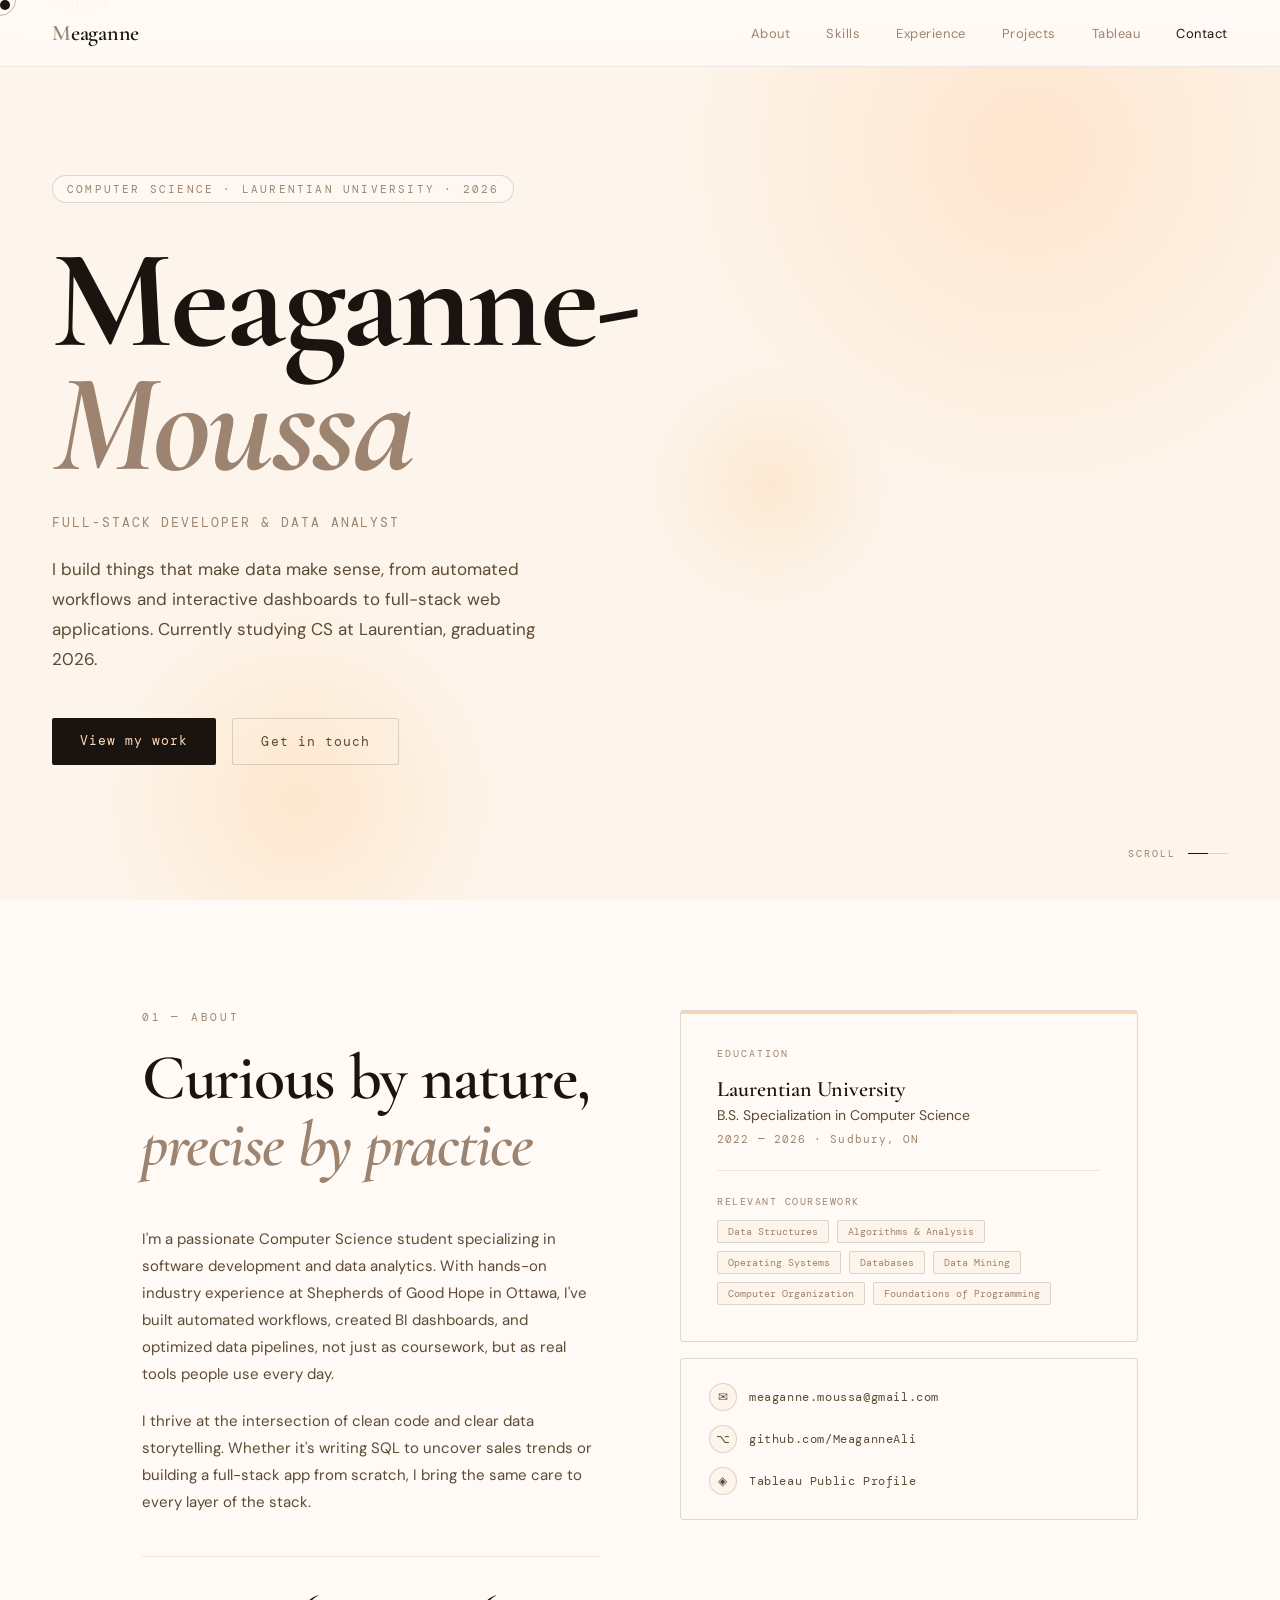
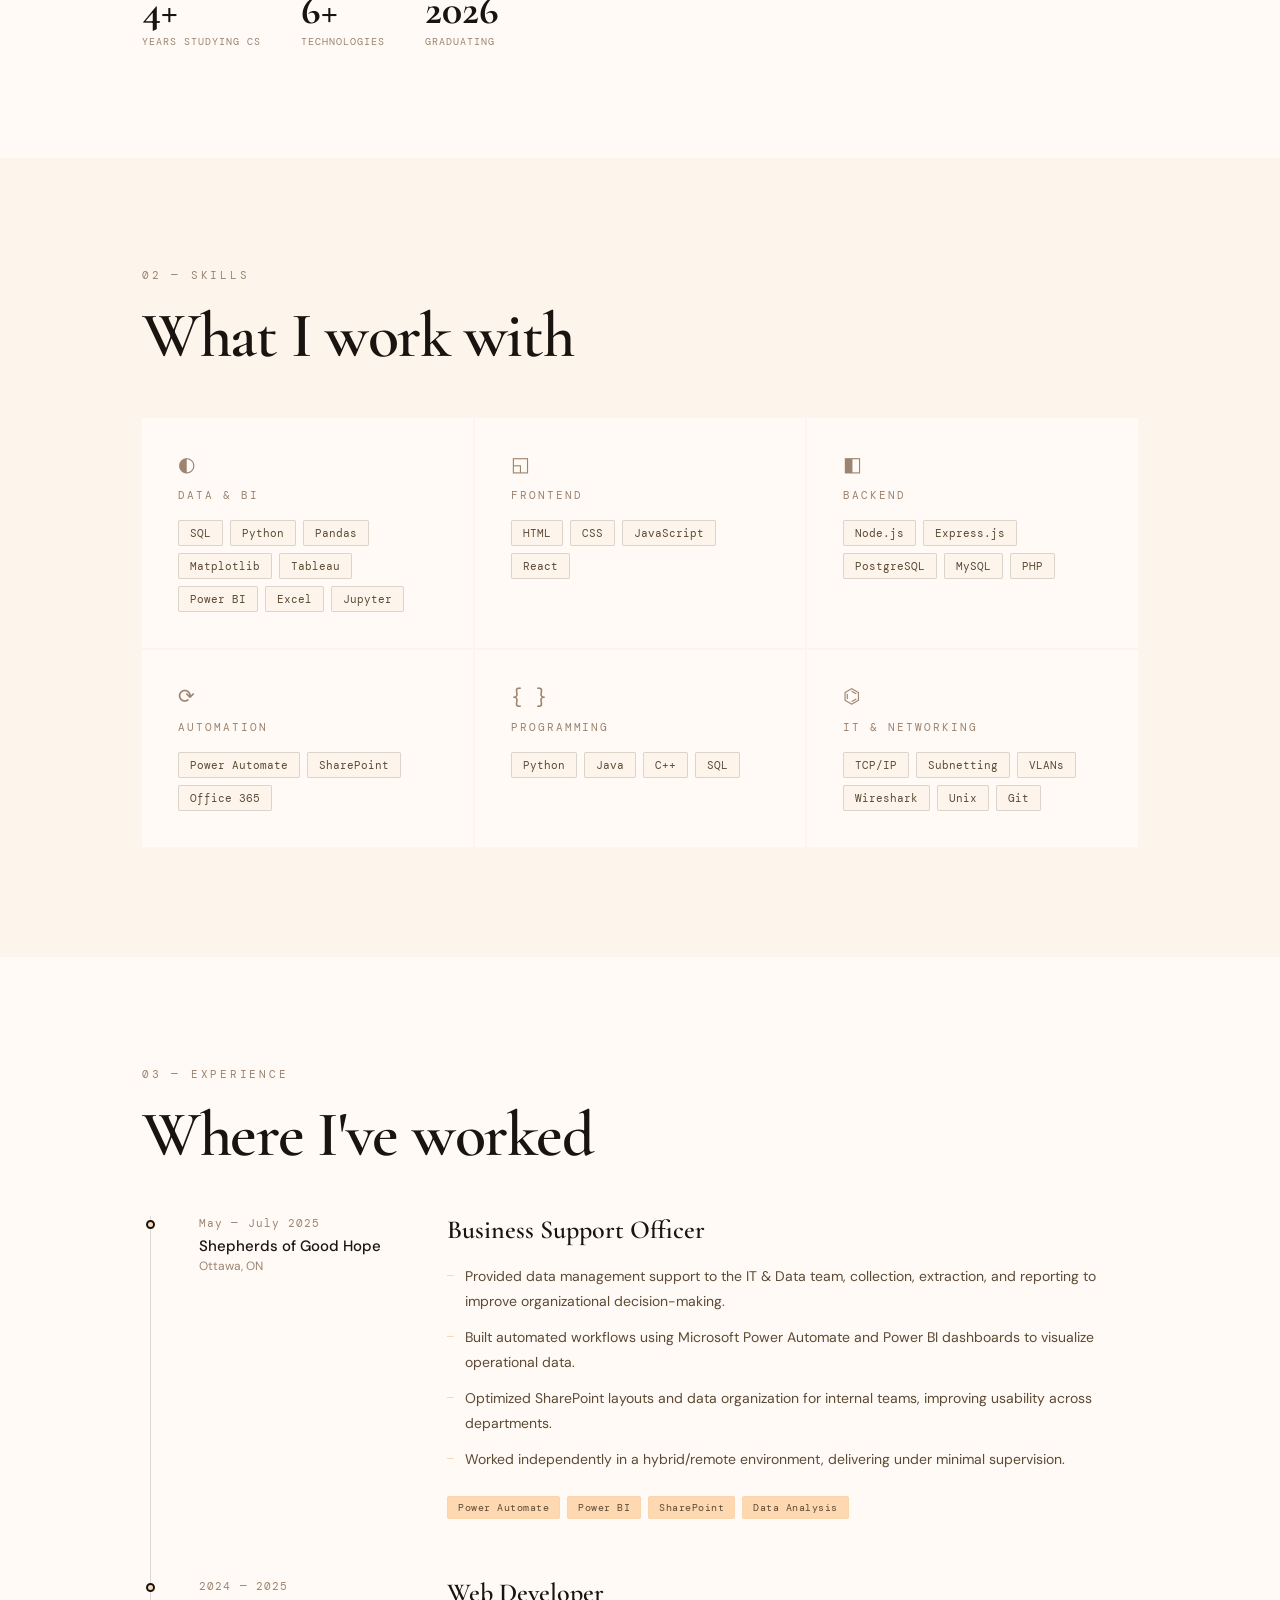
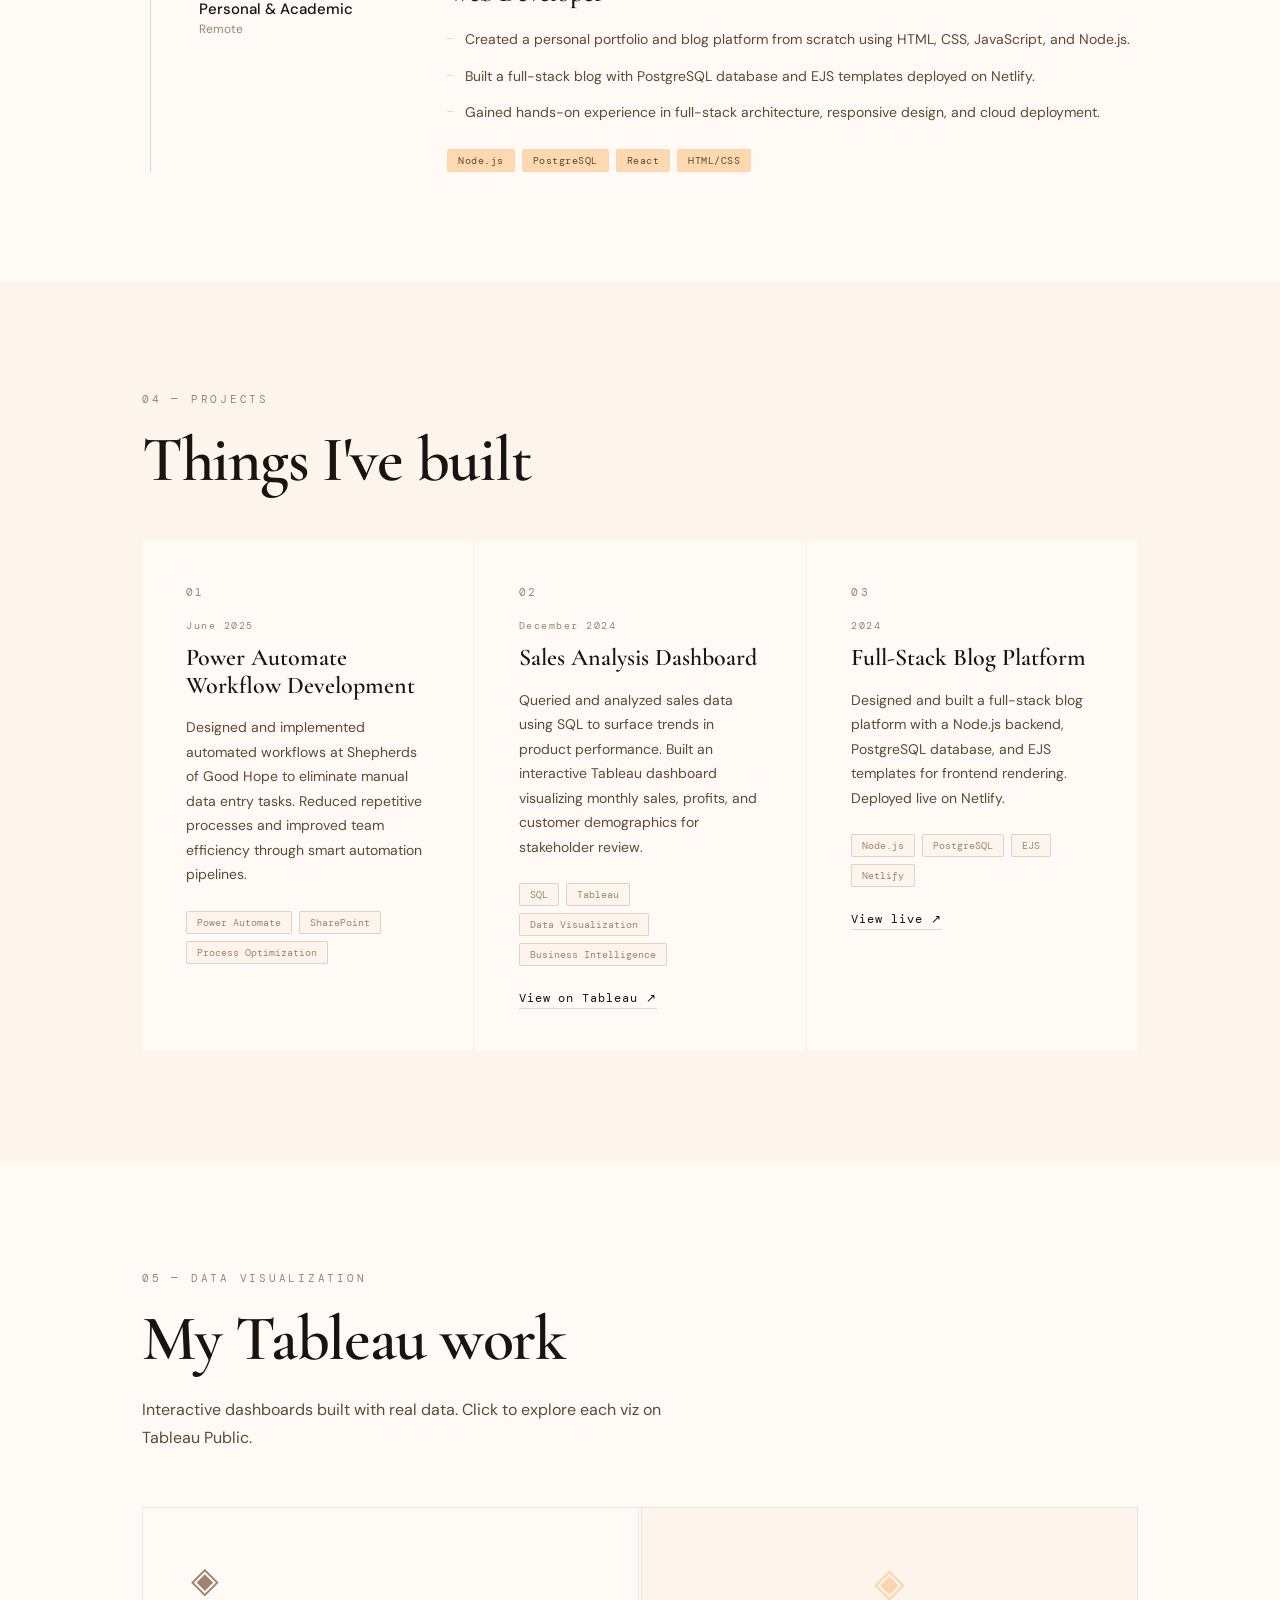
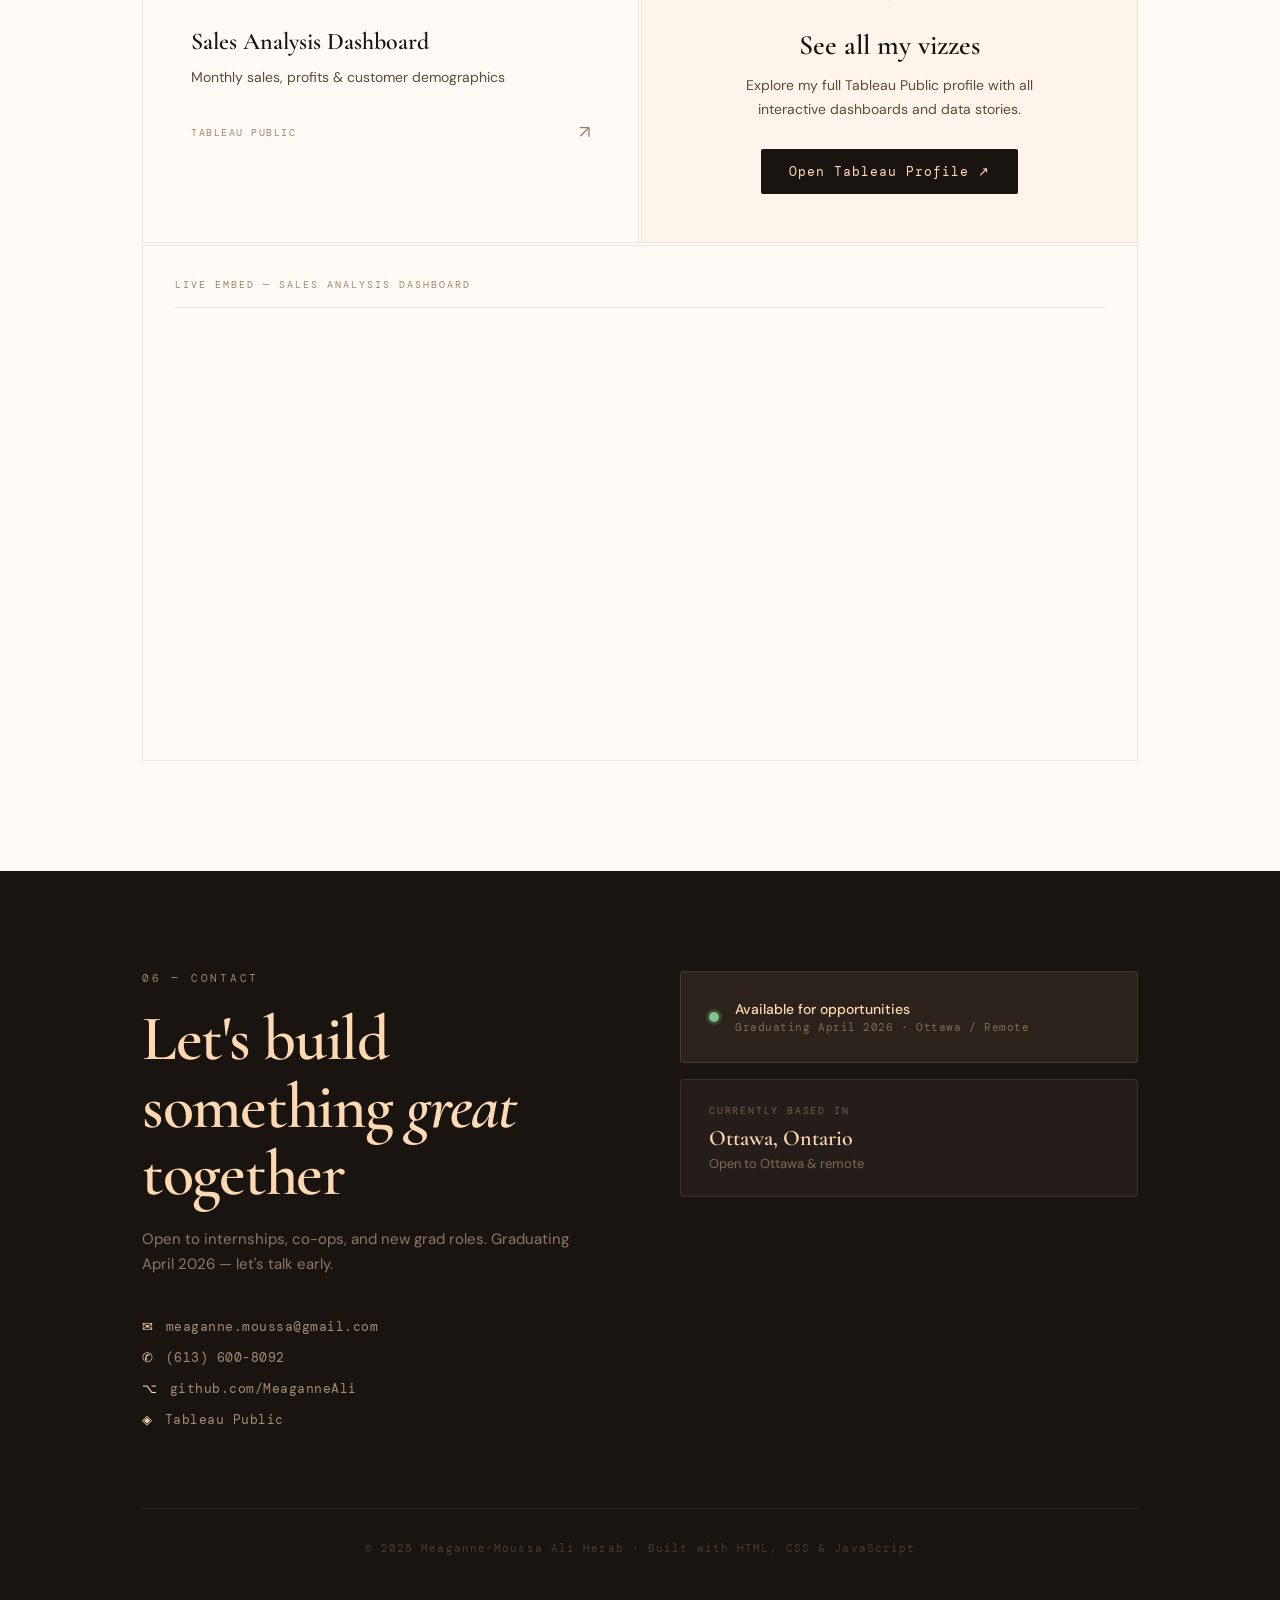
<file: files/index.html>
<!DOCTYPE html>
<html lang="en">
<head>
  <meta charset="UTF-8">
  <meta name="viewport" content="width=device-width, initial-scale=1.0">
  <meta name="description" content="Meaganne-Moussa Ali Herab — Computer Science Student, Data Analyst, Web Developer">
  <title>Meaganne-Moussa Ali Herab</title>
  <link rel="stylesheet" href="css/style.css">
  <link href="https://fonts.googleapis.com/css2?family=Cormorant+Garamond:ital,wght@0,400;0,600;0,700;1,400;1,600&family=DM+Sans:wght@300;400;500&family=DM+Mono:wght@300;400&display=swap" rel="stylesheet">
</head>
<body>


  <div class="cursor" id="cursor"></div>
  <div class="cursor-ring" id="cursorRing"></div>

  <!-- NAV -->
  <nav id="nav">
    <div class="nav-logo">
      <span class="logo-initials">M</span>eaganne
    </div>
    <div class="nav-links">
      <a href="#about">About</a>
      <a href="#skills">Skills</a>
      <a href="#experience">Experience</a>
      <a href="#projects">Projects</a>
      <a href="#tableau">Tableau</a>
      <a href="#contact">Contact</a>
    </div>
    <button class="nav-burger" id="burger" aria-label="Menu">
      <span></span><span></span><span></span>
    </button>
  </nav>

  <div class="mobile-menu" id="mobileMenu">
    <a href="#about" class="mobile-link">About</a>
    <a href="#skills" class="mobile-link">Skills</a>
    <a href="#experience" class="mobile-link">Experience</a>
    <a href="#projects" class="mobile-link">Projects</a>
    <a href="#tableau" class="mobile-link">Tableau</a>
    <a href="#contact" class="mobile-link">Contact</a>
  </div>

  <!-- HERO -->
  <section class="hero">
    <div class="hero-bg-circle c1"></div>
    <div class="hero-bg-circle c2"></div>
    <div class="hero-bg-circle c3"></div>

    <div class="hero-inner">
      <div class="hero-tag fade-up">Computer Science · Laurentian University · 2026</div>

      <h1 class="hero-name fade-up">
        <span class="name-line">Meaganne-</span>
        <span class="name-line italic">Moussa</span>
      </h1>

      <div class="hero-sub fade-up">
        Full-Stack Developer &amp; Data Analyst
      </div>

      <p class="hero-desc fade-up">
        I build things that make data make sense, from automated workflows and interactive dashboards to full-stack web applications. Currently studying CS at Laurentian, graduating 2026.
      </p>

      <div class="hero-actions fade-up">
        <a href="#projects" class="btn-primary">View my work</a>
        <a href="#contact" class="btn-ghost">Get in touch</a>
      </div>
    </div>

    <div class="hero-scroll">
      <span>scroll</span>
      <div class="scroll-track"><div class="scroll-thumb"></div></div>
    </div>
  </section>

  <!-- ABOUT -->
  <section id="about" class="section-about">
    <div class="container">
      <div class="about-grid">
        <div class="about-text fade-up">
          <div class="eyebrow">01 — About</div>
          <h2 class="section-title">Curious by nature,<br><em>precise by practice</em></h2>
          <p>I'm a passionate Computer Science student specializing in software development and data analytics. With hands-on industry experience at Shepherds of Good Hope in Ottawa, I've built automated workflows, created BI dashboards, and optimized data pipelines, not just as coursework, but as real tools people use every day.</p>
          <p>I thrive at the intersection of clean code and clear data storytelling. Whether it's writing SQL to uncover sales trends or building a full-stack app from scratch, I bring the same care to every layer of the stack.</p>
          <div class="about-stats">
            <div class="stat">
              <div class="stat-num">4+</div>
              <div class="stat-label">Years studying CS</div>
            </div>
            <div class="stat">
              <div class="stat-num">6+</div>
              <div class="stat-label">Technologies</div>
            </div>
            <div class="stat">
              <div class="stat-num">2026</div>
              <div class="stat-label">Graduating</div>
            </div>
          </div>
        </div>

        <div class="about-right fade-up">
          <div class="edu-card">
            <div class="edu-badge">Education</div>
            <div class="edu-uni">Laurentian University</div>
            <div class="edu-degree">B.S. Specialization in Computer Science</div>
            <div class="edu-year">2022 — 2026 · Sudbury, ON</div>
            <div class="divider"></div>
            <div class="edu-courses-label">Relevant coursework</div>
            <div class="courses">
              <span class="course-tag">Data Structures</span>
              <span class="course-tag">Algorithms & Analysis</span>
              <span class="course-tag">Operating Systems</span>
              <span class="course-tag">Databases</span>
              <span class="course-tag">Data Mining</span>
              <span class="course-tag">Computer Organization</span>
              <span class="course-tag">Foundations of Programming</span>
            </div>
          </div>

          <div class="contact-card">
            <a href="mailto:meaganne.moussa@gmail.com">
              <span class="cc-icon">✉</span>
              meaganne.moussa@gmail.com
            </a>
            <a href="https://github.com/MeaganneAli" target="_blank" rel="noopener">
              <span class="cc-icon">⌥</span>
              github.com/MeaganneAli
            </a>
            <a href="https://public.tableau.com/app/profile/meaganne.ali/vizzes" target="_blank" rel="noopener">
              <span class="cc-icon">◈</span>
              Tableau Public Profile
            </a>
          </div>
        </div>
      </div>
    </div>
  </section>

  <!-- SKILLS -->
  <section id="skills" class="section-alt">
    <div class="container">
      <div class="eyebrow fade-up">02 — Skills</div>
      <h2 class="section-title fade-up">What I work with</h2>
      <div class="skills-grid">
        <div class="skill-block fade-up">
          <div class="skill-icon">◐</div>
          <div class="skill-cat">Data & BI</div>
          <div class="skill-pills">
            <span>SQL</span><span>Python</span><span>Pandas</span>
            <span>Matplotlib</span><span>Tableau</span><span>Power BI</span>
            <span>Excel</span><span>Jupyter</span>
          </div>
        </div>
        <div class="skill-block fade-up">
          <div class="skill-icon">◱</div>
          <div class="skill-cat">Frontend</div>
          <div class="skill-pills">
            <span>HTML</span><span>CSS</span><span>JavaScript</span><span>React</span>
          </div>
        </div>
        <div class="skill-block fade-up">
          <div class="skill-icon">◧</div>
          <div class="skill-cat">Backend</div>
          <div class="skill-pills">
            <span>Node.js</span><span>Express.js</span>
            <span>PostgreSQL</span><span>MySQL</span><span>PHP</span>
          </div>
        </div>
        <div class="skill-block fade-up">
          <div class="skill-icon">⟳</div>
          <div class="skill-cat">Automation</div>
          <div class="skill-pills">
            <span>Power Automate</span><span>SharePoint</span><span>Office 365</span>
          </div>
        </div>
        <div class="skill-block fade-up">
          <div class="skill-icon">{ }</div>
          <div class="skill-cat">Programming</div>
          <div class="skill-pills">
            <span>Python</span><span>Java</span><span>C++</span><span>SQL</span>
          </div>
        </div>
        <div class="skill-block fade-up">
          <div class="skill-icon">⌬</div>
          <div class="skill-cat">IT & Networking</div>
          <div class="skill-pills">
            <span>TCP/IP</span><span>Subnetting</span><span>VLANs</span>
            <span>Wireshark</span><span>Unix</span><span>Git</span>
          </div>
        </div>
      </div>
    </div>
  </section>

  <!-- EXPERIENCE -->
  <section id="experience">
    <div class="container">
      <div class="eyebrow fade-up">03 — Experience</div>
      <h2 class="section-title fade-up">Where I've worked</h2>

      <div class="timeline">
        <div class="timeline-item fade-up">
          <div class="timeline-dot"></div>
          <div class="timeline-meta">
            <div class="tl-date">May — July 2025</div>
            <div class="tl-company">Shepherds of Good Hope</div>
            <div class="tl-location">Ottawa, ON</div>
          </div>
          <div class="timeline-body">
            <div class="tl-role">Business Support Officer</div>
            <ul class="tl-bullets">
              <li>Provided data management support to the IT & Data team, collection, extraction, and reporting to improve organizational decision-making.</li>
              <li>Built automated workflows using Microsoft Power Automate and Power BI dashboards to visualize operational data.</li>
              <li>Optimized SharePoint layouts and data organization for internal teams, improving usability across departments.</li>
              <li>Worked independently in a hybrid/remote environment, delivering under minimal supervision.</li>
            </ul>
            <div class="tl-tags">
              <span>Power Automate</span><span>Power BI</span><span>SharePoint</span><span>Data Analysis</span>
            </div>
          </div>
        </div>

        <div class="timeline-item fade-up">
          <div class="timeline-dot"></div>
          <div class="timeline-meta">
            <div class="tl-date">2024 — 2025</div>
            <div class="tl-company">Personal & Academic</div>
            <div class="tl-location">Remote</div>
          </div>
          <div class="timeline-body">
            <div class="tl-role">Web Developer</div>
            <ul class="tl-bullets">
              <li>Created a personal portfolio and blog platform from scratch using HTML, CSS, JavaScript, and Node.js.</li>
              <li>Built a full-stack blog with PostgreSQL database and EJS templates deployed on Netlify.</li>
              <li>Gained hands-on experience in full-stack architecture, responsive design, and cloud deployment.</li>
            </ul>
            <div class="tl-tags">
              <span>Node.js</span><span>PostgreSQL</span><span>React</span><span>HTML/CSS</span>
            </div>
          </div>
        </div>
      </div>
    </div>
  </section>

  <!-- PROJECTS -->
  <section id="projects" class="section-alt">
    <div class="container">
      <div class="eyebrow fade-up">04 — Projects</div>
      <h2 class="section-title fade-up">Things I've built</h2>
      <div class="projects-grid">

        <div class="project-card fade-up">
          <div class="project-num">01</div>
          <div class="project-content">
            <div class="project-date">June 2025</div>
            <h3 class="project-name">Power Automate Workflow Development</h3>
            <p class="project-desc">Designed and implemented automated workflows at Shepherds of Good Hope to eliminate manual data entry tasks. Reduced repetitive processes and improved team efficiency through smart automation pipelines.</p>
            <div class="project-tags">
              <span>Power Automate</span><span>SharePoint</span><span>Process Optimization</span>
            </div>
          </div>
        </div>

        <div class="project-card fade-up">
          <div class="project-num">02</div>
          <div class="project-content">
            <div class="project-date">December 2024</div>
            <h3 class="project-name">Sales Analysis Dashboard</h3>
            <p class="project-desc">Queried and analyzed sales data using SQL to surface trends in product performance. Built an interactive Tableau dashboard visualizing monthly sales, profits, and customer demographics for stakeholder review.</p>
            <div class="project-tags">
              <span>SQL</span><span>Tableau</span><span>Data Visualization</span><span>Business Intelligence</span>
            </div>
            <a href="https://public.tableau.com/app/profile/meaganne.ali/vizzes" target="_blank" rel="noopener" class="project-link">View on Tableau ↗</a>
          </div>
        </div>

        <div class="project-card fade-up">
          <div class="project-num">03</div>
          <div class="project-content">
            <div class="project-date">2024</div>
            <h3 class="project-name">Full-Stack Blog Platform</h3>
            <p class="project-desc">Designed and built a full-stack blog platform with a Node.js backend, PostgreSQL database, and EJS templates for frontend rendering. Deployed live on Netlify.</p>
            <div class="project-tags">
              <span>Node.js</span><span>PostgreSQL</span><span>EJS</span><span>Netlify</span>
            </div>
            <a href="https://helpful-moonbeam-049c3c.netlify.app" target="_blank" rel="noopener" class="project-link">View live ↗</a>
          </div>
        </div>

      </div>
    </div>
  </section>

  <!-- TABLEAU -->
  <section id="tableau">
    <div class="container">
      <div class="eyebrow fade-up">05 — Data Visualization</div>
      <h2 class="section-title fade-up">My Tableau work</h2>
      <p class="section-intro fade-up">Interactive dashboards built with real data. Click to explore each viz on Tableau Public.</p>

      <div class="tableau-grid fade-up">
        <div class="tableau-card" onclick="window.open('https://public.tableau.com/app/profile/meaganne.ali/vizzes','_blank')">
          <div class="tableau-preview">
            <div class="tableau-icon">◈</div>
            <div class="tableau-viz-name">Sales Analysis Dashboard</div>
            <div class="tableau-viz-desc">Monthly sales, profits & customer demographics</div>
          </div>
          <div class="tableau-footer">
            <span class="tableau-tag">Tableau Public</span>
            <span class="tableau-arrow">↗</span>
          </div>
        </div>

        <div class="tableau-embed-cta fade-up">
          <div class="cta-inner">
            <div class="cta-icon">◈</div>
            <h3>See all my vizzes</h3>
            <p>Explore my full Tableau Public profile with all interactive dashboards and data stories.</p>
            <a href="https://public.tableau.com/app/profile/meaganne.ali/vizzes" target="_blank" rel="noopener" class="btn-primary">Open Tableau Profile ↗</a>
          </div>
        </div>
      </div>

      <!-- Tableau embed -->
      <div class="tableau-embed-wrapper fade-up">
        <div class="embed-label">Live embed — Sales Analysis Dashboard</div>
        <div class="tableauPlaceholder" id="viz1" style="position:relative">
          <noscript>
            <a href="https://public.tableau.com/app/profile/meaganne.ali/vizzes">
              <img alt="Sales Dashboard" src="https://public.tableau.com/static/images/Sa/SalesAnalysisDashboard_17347406649370/Dashboard1/1_rss.png" style="border:none"/>
            </a>
          </noscript>
          <object class="tableauViz" style="display:none;">
            <param name="host_url" value="https%3A%2F%2Fpublic.tableau.com%2F"/>
            <param name="embed_code_version" value="3"/>
            <param name="site_root" value=""/>
            <param name="name" value="<div class='tableauPlaceholder' id='viz1774208607813' style='position: relative'><noscript><a href='#'><img alt='King County House Sales ' src='https:&#47;&#47;public.tableau.com&#47;static&#47;images&#47;Ho&#47;HouseSales_17413956664920&#47;KingCountyHouseSales&#47;1_rss.png' style='border: none' /></a></noscript><object class='tableauViz'  style='display:none;'><param name='host_url' value='https%3A%2F%2Fpublic.tableau.com%2F' /> <param name='embed_code_version' value='3' /> <param name='site_root' value='' /><param name='name' value='HouseSales_17413956664920&#47;KingCountyHouseSales' /><param name='tabs' value='no' /><param name='toolbar' value='yes' /><param name='static_image' value='https:&#47;&#47;public.tableau.com&#47;static&#47;images&#47;Ho&#47;HouseSales_17413956664920&#47;KingCountyHouseSales&#47;1.png' /> <param name='animate_transition' value='yes' /><param name='display_static_image' value='yes' /><param name='display_spinner' value='yes' /><param name='display_overlay' value='yes' /><param name='display_count' value='yes' /><param name='language' value='en-US' /></object></div>                <script type='text/javascript'>                    var divElement = document.getElementById('viz1774208607813');                    var vizElement = divElement.getElementsByTagName('object')[0];                    if ( divElement.offsetWidth > 800 ) { vizElement.style.width='1366px';vizElement.style.height='795px';} else if ( divElement.offsetWidth > 500 ) { vizElement.style.width='1366px';vizElement.style.height='795px';} else { vizElement.style.width='100%';vizElement.style.height='1927px';}                     var scriptElement = document.createElement('script');                    scriptElement.src = 'https://public.tableau.com/javascripts/api/viz_v1.js';                    vizElement.parentNode.insertBefore(scriptElement, vizElement);                </script>"/>
            <param name="tabs" value="no"/>
            <param name="toolbar" value="yes"/>
            <param name="static_image" value="https://public.tableau.com/static/images/Sa/SalesAnalysisDashboard_17347406649370/Dashboard1/1.png"/>
            <param name="animate_transition" value="yes"/>
            <param name="display_static_image" value="yes"/>
            <param name="display_spinner" value="yes"/>
            <param name="display_overlay" value="yes"/>
            <param name="display_count" value="yes"/>
            <param name="language" value="en-US"/>
          </object>
        </div>
      </div>

    </div>
  </section>

  <!-- CONTACT -->
  <footer id="contact">
    <div class="container">
      <div class="contact-grid">
        <div class="contact-left fade-up">
          <div class="eyebrow">06 — Contact</div>
          <h2 class="footer-title">Let's build something <em>great</em> together</h2>
          <p class="footer-desc">Open to internships, co-ops, and new grad roles. Graduating April 2026 — let's talk early.</p>
          <div class="footer-links">
            <a href="mailto:meaganne.moussa@gmail.com">
              <span>✉</span> meaganne.moussa@gmail.com
            </a>
            <a href="tel:6136008092">
              <span>✆</span> (613) 600-8092
            </a>
            <a href="https://github.com/MeaganneAli" target="_blank" rel="noopener">
              <span>⌥</span> github.com/MeaganneAli
            </a>
            <a href="https://public.tableau.com/app/profile/meaganne.ali/vizzes" target="_blank" rel="noopener">
              <span>◈</span> Tableau Public
            </a>
          </div>
        </div>
        <div class="contact-right fade-up">
          <div class="avail-card">
            <div class="avail-dot"></div>
            <div class="avail-text">
              <div class="avail-status">Available for opportunities</div>
              <div class="avail-detail">Graduating April 2026 · Ottawa / Remote</div>
            </div>
          </div>
          <div class="location-card">
            <div class="loc-label">Currently based in</div>
            <div class="loc-city">Ottawa, Ontario</div>
            <div class="loc-open">Open to Ottawa & remote</div>
          </div>
        </div>
      </div>
      <div class="footer-copy">© 2025 Meaganne-Moussa Ali Herab · Built with HTML, CSS & JavaScript</div>
    </div>
  </footer>

  <script src="js/main.js"></script>
  <script type="text/javascript" src="https://public.tableau.com/javascripts/api/viz_v1.js"></script>
  <script>
    var divElement = document.getElementById('viz1');
    var vizElement = divElement.getElementsByTagName('object')[0];
    vizElement.style.width = '100%';
    vizElement.style.height = (divElement.offsetWidth * 0.6) + 'px';
    var scriptElement = document.createElement('script');
    scriptElement.src = 'https://public.tableau.com/javascripts/api/viz_v1.js';
    vizElement.parentNode.insertBefore(scriptElement, vizElement);
  </script>
</body>
</html>
</file>
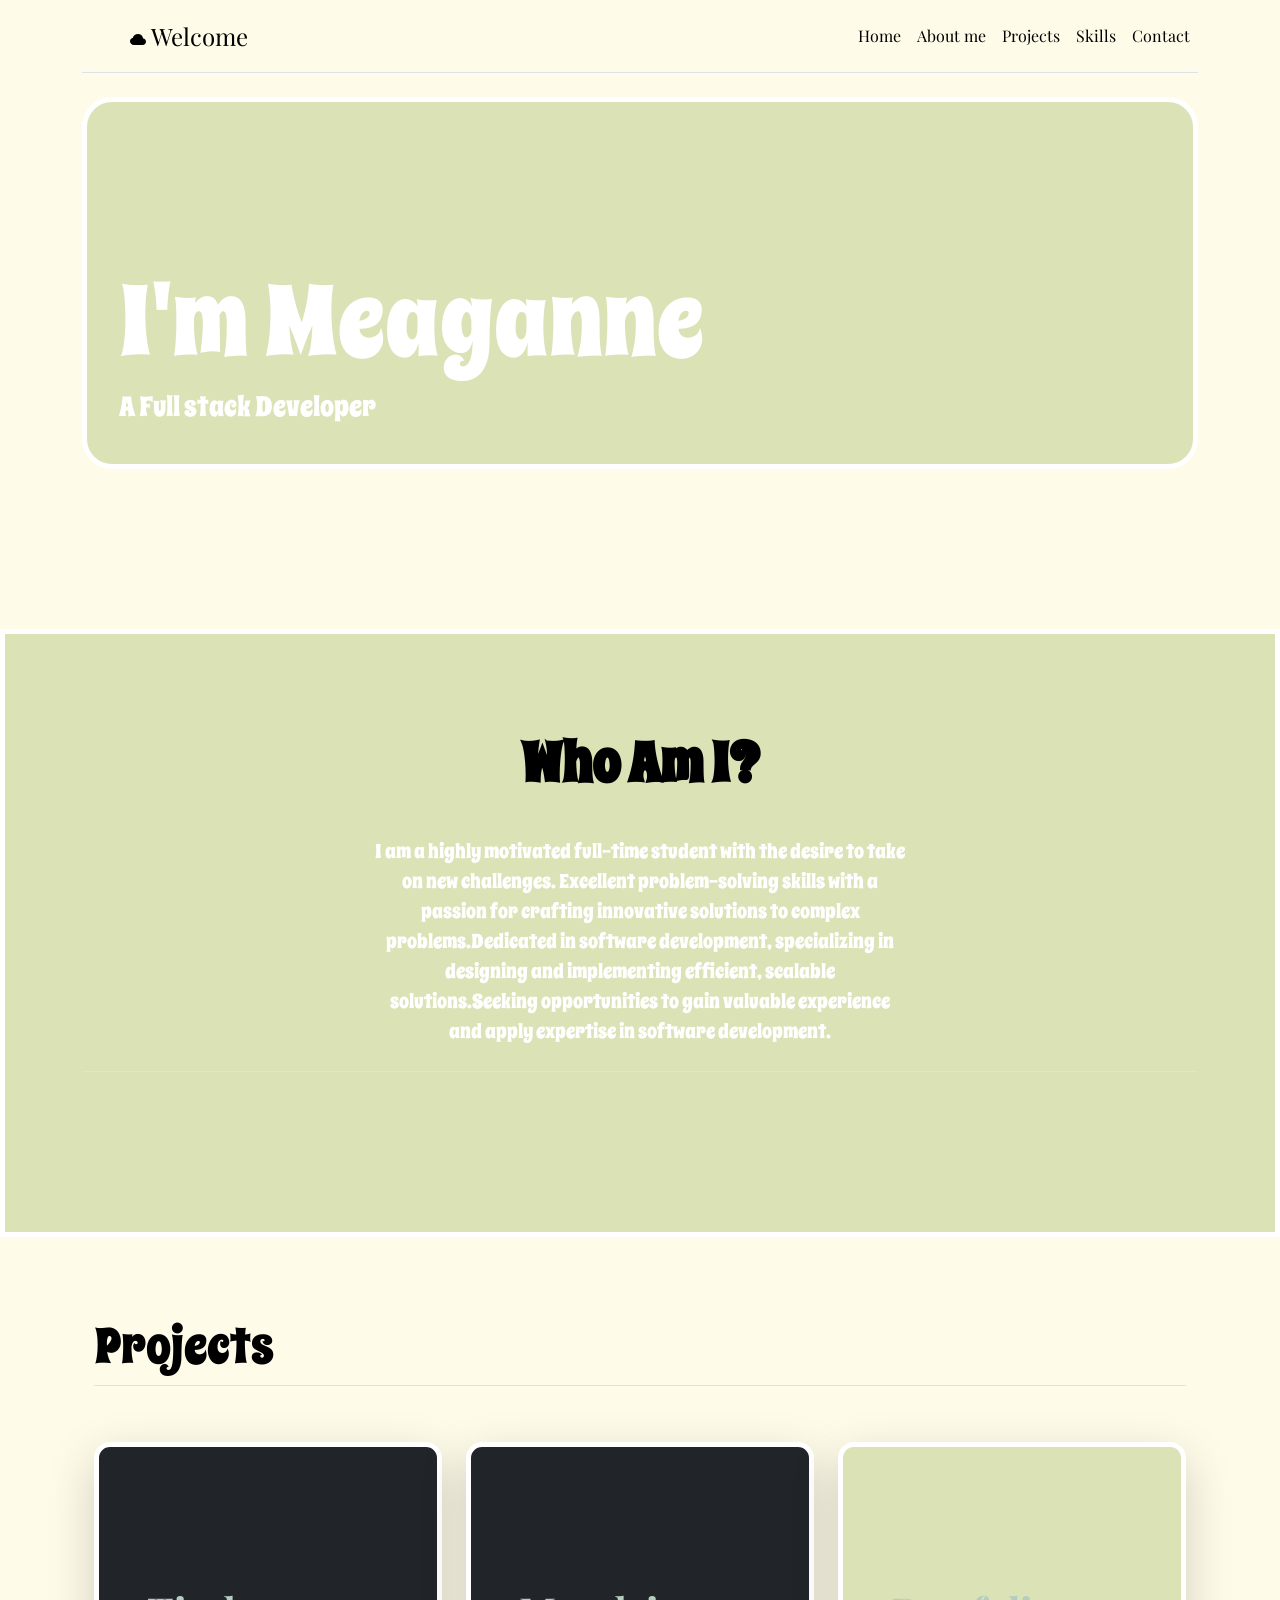
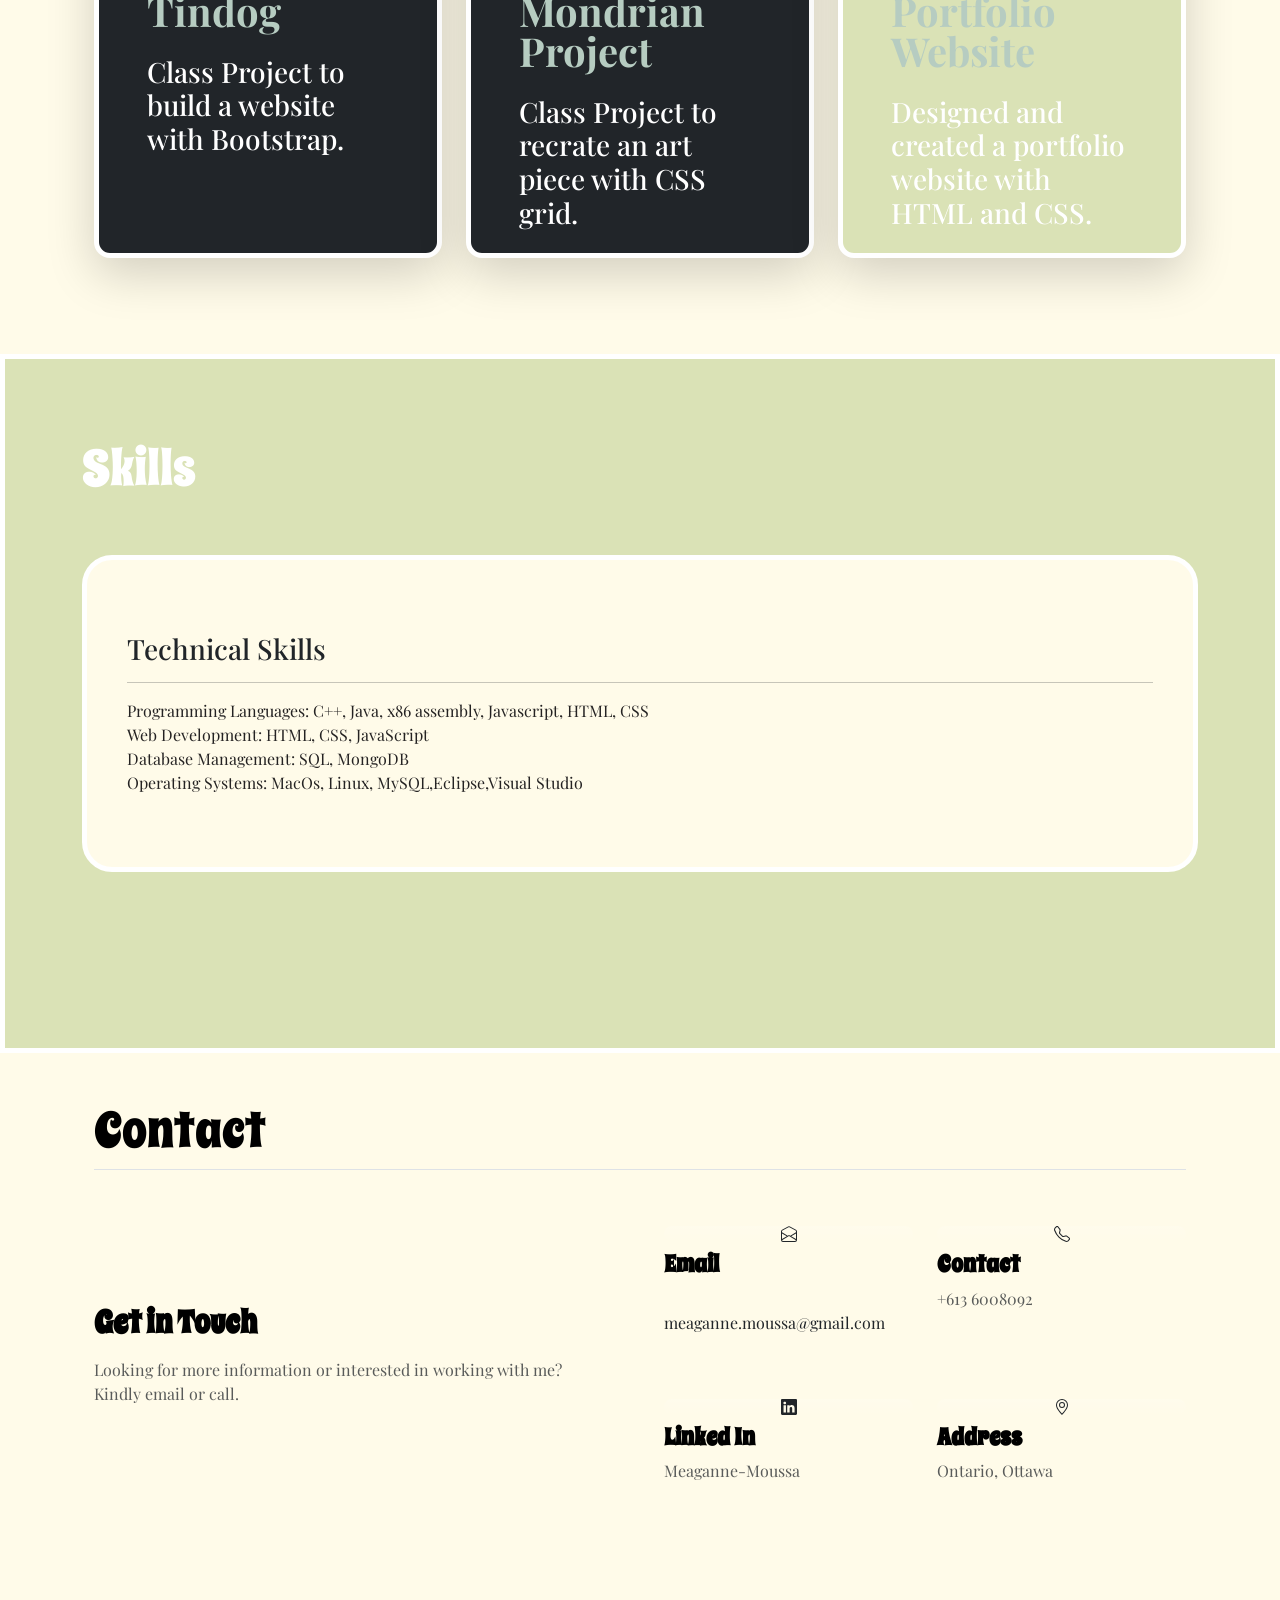
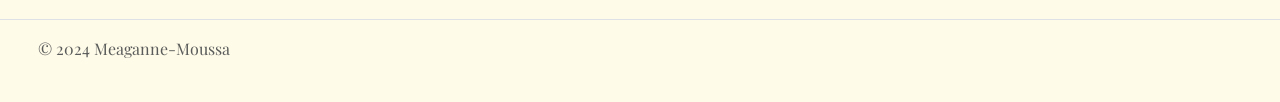
<file: newPortfolio.html>
<!DOCTYPE html>
<html lang="en">
<head>
    <meta charset="UTF-8">
    <meta name="viewport" content="width=device-width, initial-scale=1.0">
    <title>Portfolio</title>
    <link href="https://cdn.jsdelivr.net/npm/bootstrap@5.3.3/dist/css/bootstrap.min.css" rel="stylesheet" integrity="sha384-QWTKZyjpPEjISv5WaRU9OFeRpok6YctnYmDr5pNlyT2bRjXh0JMhjY6hW+ALEwIH" crossorigin="anonymous">
    <link rel="stylesheet" href="./portfoli.css">

    <link rel="preconnect" href="https://fonts.googleapis.com">
    <link rel="preconnect" href="https://fonts.gstatic.com" crossorigin>
    <link href="https://fonts.googleapis.com/css2?family=Playfair+Display:ital,wght@0,400..900;1,400..900&display=swap" rel="stylesheet">
    
    <link rel="preconnect" href="https://fonts.googleapis.com">
    <link rel="preconnect" href="https://fonts.gstatic.com" crossorigin>
    <link href="https://fonts.googleapis.com/css2?family=Playfair+Display:ital,wght@0,400..900;1,400..900&family=Rubik+Mono+One&family=Spicy+Rice&display=swap" rel="stylesheet">
    
</head>

<body>
    

    <section id="Home">
         <div class="container">
            <header class="d-flex flex-wrap align-items-center justify-content-center justify-content-md-between py-3 mb-4 border-bottom">
              <div class="col-md-3 mb-2 mb-md-0">
                <a href="" class="d-flex align-items-center mb-3 mb-md-0 me-md-auto link-body-emphasis text-decoration-none">
                    <svg class="bi me-2" width="40" height="32"><use xlink:href="#bootstrap"></use></svg>
                    <span class="fs-4"><svg xmlns="http://www.w3.org/2000/svg" width="16" height="16" fill="currentColor" class="bi bi-cloud-fill" viewBox="0 0 16 16">
                        <path d="M4.406 3.342A5.53 5.53 0 0 1 8 2c2.69 0 4.923 2 5.166 4.579C14.758 6.804 16 8.137 16 9.773 16 11.569 14.502 13 12.687 13H3.781C1.708 13 0 11.366 0 9.318c0-1.763 1.266-3.223 2.942-3.593.143-.863.698-1.723 1.464-2.383"/>
                      </svg> Welcome</span>
                  </a>
              </div>
        
              <ul class="nav col-12 col-md-auto mb-2 justify-content-center mb-md-0">
                <li><a href="#" class="nav-link px-2">Home</a></li>
                <li><a href="#About" class="nav-link px-2">About me</a></li>
                <li><a href="#Projects" class="nav-link px-2">Projects</a></li>
                <li><a href="#Skills" class="nav-link px-2">Skills</a></li>
                <li><a href="#Contact" class="nav-link px-2">Contact</a></li>
              </ul>
            </header>
           
          <div class="intro">
            <h1 class="name">I'm Meaganne</h1>
           <h3 class="mea">A Full stack Developer</h3>
       </div>
 
    </div>
       </section> 


       <section id="About">
<div class="container"> 
       <div class="px-4 pt-5 my-5 text-center border-bottom">
        <h1 class="display-4 fw-bold text-body-emphasis">Who Am I?</h1>
        <div class="col-lg-6 mx-auto">
          <p class="lead mb-4">I am a highly motivated full-time student with the desire to take on new challenges. Excellent problem-solving skills with a passion for crafting innovative solutions to complex problems.Dedicated in software development, specializing in designing and implementing efficient, scalable solutions.Seeking opportunities to gain valuable experience and apply expertise in software development.</p>
         
        </div>
        
      </div>
    </div>
       </section> 









       <section id="Projects">
        <div class="container px-4 py-5" id="custom-cards">
            <h2 class="pb-2 border-bottom">Projects</h2>
        
            <div class="row row-cols-1 row-cols-lg-3 align-items-stretch g-4 py-5">
              <div class="col">
                <div class="card card-cover h-100 overflow-hidden text-bg-dark rounded-4 shadow-lg" style="background-image: url('https://www.shutterstock.com/image-photo/sitting-puppy-crossbreed-dog-on-600nw-2004444692.jpg'); border:5px solid white;  
               " >
                  <div class="d-flex flex-column h-100 p-5 pb-3 text-white text-shadow-1">
                    <h3 class="pt-5 mt-5 mb-4 display-6 lh-1 fw-bold"><a href="https://meaganneali.github.io/tindog/solution.html"> Tindog</a></h3>
                    <h3 >Class Project to build a website with Bootstrap.</h3>

                
                  </div>
                </div>
              </div>
        


              <div class="col">
                <div class="card card-cover h-100 overflow-hidden text-bg-dark rounded-4 shadow-lg" style="background-image: url('https://lh3.googleusercontent.com/proxy/eGzHqR1Z8lx50VEKvqvwMrjrVvXy8EvE_veuKcJCTP5uGEF1A3XVtl3qf_PieSJVinMPAUP3fGOgfcPKWmjSo7O-MLEkJRc1xNQnQ4d0N803wwrjTNYu8HVIx9fTkssm6Q-2'); border:5px solid white;">
                  <div class="d-flex flex-column h-100 p-5 pb-3 text-white text-shadow-1">
                    <h3 class="pt-5 mt-5 mb-4 display-6 lh-1 fw-bold"><a href="https://meaganneali.github.io/Mondrian/Mondrian.html"> Mondrian Project</a></h3>
                    <h3  >Class Project to recrate an art piece with CSS grid.</h3>

            
                  </div>
                </div>
              </div>
        
              <div class="col">
                <div class="card card-cover h-100 overflow-hidden text-bg-dark rounded-4 shadow-lg" style="background-image: url('[data-uri]'); border:5px solid white;">
                  <div class="d-flex flex-column h-100 p-5 pb-3 text-shadow-1">
                    <h3 class="pt-5 mt-5 mb-4 display-6 lh-1 fw-bold"><a href="./newPortfolio.html"> Portfolio Website</a></h3>
                    <h3 >Designed and created a portfolio website with HTML and CSS.</h3>
                                       
                  </div>
                </div>
              </div>
            </div>
          </div>
       </section> 







       <section id="Skills">
        <div class="Skl"> 
            <div class="container ">
                <h2 class="skls">Skills</h2>
                <div class="skills-container">
                    <div class="skills-content">
                        <h3  >Technical Skills</h3>
                        <hr>
                        <ul class="list-group list-group-flush skills-list">
                            <li class="lgi">Programming Languages: C++, Java, x86 assembly, Javascript, HTML, CSS</li>
                            <li class="lgi">Web Development: HTML, CSS, JavaScript</li>
                             <li class="lgi">Database Management: SQL, MongoDB</li>
                            <li class="lgi">Operating Systems: MacOs, Linux, MySQL,Eclipse,Visual Studio</li>
                        </ul>
                    </div>
                </div>
            </div>
    
        </div>
           </section>





       <section id="Contact">
      <div class="container px-4 py-5">
    <h2 class="pb-2 border-bottom">Contact</h2>

    <div class="row row-cols-1 row-cols-md-2 align-items-md-center g-5 py-5">
      <div class="col d-flex flex-column align-items-start gap-2">
        <h2 class="fw-bold text-body-emphasis">Get in Touch  </h2>
        <p class="text-body-secondary">Looking for more information or interested in working with me?
           <br/> Kindly email or call. 
            
            </p>
       </div>

      <div class="col">
        <div class="row row-cols-1 row-cols-sm-2 g-4">
          <div class="col d-flex flex-column gap-2">
            <div class="feature-icon-small d-inline-flex align-items-center justify-content-center   bg-gradient fs-4 rounded-3">
                <svg xmlns="http://www.w3.org/2000/svg" width="16" height="16" fill="currentColor" class="bi bi-envelope-open" viewBox="0 0 16 16">
                    <path d="M8.47 1.318a1 1 0 0 0-.94 0l-6 3.2A1 1 0 0 0 1 5.4v.817l5.75 3.45L8 8.917l1.25.75L15 6.217V5.4a1 1 0 0 0-.53-.882zM15 7.383l-4.778 2.867L15 13.117zm-.035 6.88L8 10.082l-6.965 4.18A1 1 0 0 0 2 15h12a1 1 0 0 0 .965-.738ZM1 13.116l4.778-2.867L1 7.383v5.734ZM7.059.435a2 2 0 0 1 1.882 0l6 3.2A2 2 0 0 1 16 5.4V14a2 2 0 0 1-2 2H2a2 2 0 0 1-2-2V5.4a2 2 0 0 1 1.059-1.765z"/>
                  </svg> 
            </div>
            <h4 class="fw-semibold mb-0 text-body-emphasis">Email</h4>
            <p class="text-body-secondary"><address>meaganne.moussa@gmail.com            </address>

            </p>
          </div>

          <div class="col d-flex flex-column gap-2">
            <div class="feature-icon-small d-inline-flex align-items-center justify-content-center bg-gradient fs-4 rounded-3">
                <svg xmlns="http://www.w3.org/2000/svg" width="16" height="16" fill="currentColor" class="bi bi-telephone" viewBox="0 0 16 16">
                    <path d="M3.654 1.328a.678.678 0 0 0-1.015-.063L1.605 2.3c-.483.484-.661 1.169-.45 1.77a17.6 17.6 0 0 0 4.168 6.608 17.6 17.6 0 0 0 6.608 4.168c.601.211 1.286.033 1.77-.45l1.034-1.034a.678.678 0 0 0-.063-1.015l-2.307-1.794a.68.68 0 0 0-.58-.122l-2.19.547a1.75 1.75 0 0 1-1.657-.459L5.482 8.062a1.75 1.75 0 0 1-.46-1.657l.548-2.19a.68.68 0 0 0-.122-.58zM1.884.511a1.745 1.745 0 0 1 2.612.163L6.29 2.98c.329.423.445.974.315 1.494l-.547 2.19a.68.68 0 0 0 .178.643l2.457 2.457a.68.68 0 0 0 .644.178l2.189-.547a1.75 1.75 0 0 1 1.494.315l2.306 1.794c.829.645.905 1.87.163 2.611l-1.034 1.034c-.74.74-1.846 1.065-2.877.702a18.6 18.6 0 0 1-7.01-4.42 18.6 18.6 0 0 1-4.42-7.009c-.362-1.03-.037-2.137.703-2.877z"/>
                  </svg> 
            </div>
            <h4 class="fw-semibold mb-0 text-body-emphasis">Contact</h4>
            <p class="text-body-secondary">+613 6008092            </p>
          </div>

          <div class="col d-flex flex-column gap-2">
            <div class="feature-icon-small d-inline-flex align-items-center justify-content-center   bg-gradient fs-4 rounded-3">
                <svg xmlns="http://www.w3.org/2000/svg" width="16" height="16" fill="currentColor" class="bi bi-linkedin" viewBox="0 0 16 16">
                    <path d="M0 1.146C0 .513.526 0 1.175 0h13.65C15.474 0 16 .513 16 1.146v13.708c0 .633-.526 1.146-1.175 1.146H1.175C.526 16 0 15.487 0 14.854zm4.943 12.248V6.169H2.542v7.225zm-1.2-8.212c.837 0 1.358-.554 1.358-1.248-.015-.709-.52-1.248-1.342-1.248S2.4 3.226 2.4 3.934c0 .694.521 1.248 1.327 1.248zm4.908 8.212V9.359c0-.216.016-.432.08-.586.173-.431.568-.878 1.232-.878.869 0 1.216.662 1.216 1.634v3.865h2.401V9.25c0-2.22-1.184-3.252-2.764-3.252-1.274 0-1.845.7-2.165 1.193v.025h-.016l.016-.025V6.169h-2.4c.03.678 0 7.225 0 7.225z"/>
                  </svg> 
            </div>
            <h4 class="fw-semibold mb-0 text-body-emphasis">Linked In
            </h4>
            <p class="text-body-secondary">Meaganne-Moussa

            </p>
          </div>

          <div class="col d-flex flex-column gap-2">
            <div class="feature-icon-small d-inline-flex align-items-center justify-content-center  bg-gradient fs-4 rounded-3 ">
                <svg xmlns="http://www.w3.org/2000/svg" width="16" height="16" fill="currentColor" class="bi bi-geo-alt" viewBox="0 0 16 16">
                    <path d="M12.166 8.94c-.524 1.062-1.234 2.12-1.96 3.07A32 32 0 0 1 8 14.58a32 32 0 0 1-2.206-2.57c-.726-.95-1.436-2.008-1.96-3.07C3.304 7.867 3 6.862 3 6a5 5 0 0 1 10 0c0 .862-.305 1.867-.834 2.94M8 16s6-5.686 6-10A6 6 0 0 0 2 6c0 4.314 6 10 6 10"/>
                    <path d="M8 8a2 2 0 1 1 0-4 2 2 0 0 1 0 4m0 1a3 3 0 1 0 0-6 3 3 0 0 0 0 6"/>
                  </svg>  
            </div>
            <h4 class="fw-semibold mb-0 text-body-emphasis">Address            </h4>
            <p class="text-body-secondary">Ontario, Ottawa

            </p>
          </div>
        </div>
      </div>
    </div>
  </div>
       </section> 

       <section id="Footer">
        <footer class="d-flex flex-wrap justify-content-between align-items-center py-3 my-4 border-top">
            <div class="col-md-4 d-flex align-items-center">
              <a href="/" class="mb-3 me-2 mb-md-0 text-body-secondary text-decoration-none lh-1">
                <svg class="bi" width="30" height="24"><use xlink:href="#bootstrap"></use></svg>
              </a>
              <span class="mb-3 mb-md-0 text-body-secondary">© 2024 Meaganne-Moussa</span>
            </div>
        
            <ul class="nav col-md-4 justify-content-end list-unstyled d-flex">
              <li class="ms-3"><a class="text-body-secondary" href="#"><svg class="bi" width="24" height="24"><use xlink:href="#twitter"></use></svg></a></li>
              <li class="ms-3"><a class="text-body-secondary" href="#"><svg class="bi" width="24" height="24"><use xlink:href="#instagram"></use></svg></a></li>
              <li class="ms-3"><a class="text-body-secondary" href="#"><svg class="bi" width="24" height="24"><use xlink:href="#facebook"></use></svg></a></li>
            </ul>
          </footer>
       </section> 






















</body>
</html>
</file>
<file: files/css/style.css>
/* =====================
   ROOT & RESET
   ===================== */
*, *::before, *::after {
  box-sizing: border-box;
  margin: 0;
  padding: 0;
}

:root {
  --peach1:   #FED8B1;
  --peach2:   #FFDAB9;
  --peach3:   #FBD5AB;
  --dark:     #1a1410;
  --dark2:    #251e17;
  --dark3:    #2e2519;
  --text:     #1a1410;
  --text-mid: #5c4a35;
  --text-muted: #9c8470;
  --white:    #fffaf5;
  --cream:    #fdf5eb;
  --line:     rgba(26,20,16,0.08);
  --line-dark: rgba(26,20,16,0.15);

  --font-display: 'Cormorant Garamond', Georgia, serif;
  --font-body:    'DM Sans', sans-serif;
  --font-mono:    'DM Mono', monospace;
}

html { scroll-behavior: smooth; }

body {
  background: var(--white);
  color: var(--text);
  font-family: var(--font-body);
  overflow-x: hidden;
  cursor: none;
}

/* =====================
   CURSOR
   ===================== */
.cursor {
  width: 10px; height: 10px;
  background: var(--dark);
  border-radius: 50%;
  position: fixed;
  top: 0; left: 0;
  pointer-events: none;
  z-index: 9999;
  mix-blend-mode: multiply;
  transition: width 0.2s, height 0.2s;
}
.cursor-ring {
  width: 32px; height: 32px;
  border: 1.5px solid var(--dark);
  border-radius: 50%;
  position: fixed;
  top: 0; left: 0;
  pointer-events: none;
  z-index: 9998;
  opacity: 0.3;
  mix-blend-mode: multiply;
}

/* =====================
   NAV
   ===================== */
nav {
  position: fixed;
  top: 0; left: 0; right: 0;
  z-index: 100;
  display: flex;
  justify-content: space-between;
  align-items: center;
  padding: 20px 52px;
  background: rgba(255,250,245,0.9);
  backdrop-filter: blur(16px);
  border-bottom: 1px solid var(--line);
  transition: box-shadow 0.3s;
}

nav.scrolled {
  box-shadow: 0 2px 32px rgba(26,20,16,0.07);
}

.nav-logo {
  font-family: var(--font-display);
  font-size: 22px;
  font-weight: 600;
  color: var(--dark);
  letter-spacing: -0.01em;
}

.logo-initials {
  color: var(--text-muted);
}

.nav-links {
  display: flex;
  gap: 36px;
}

.nav-links a {
  font-size: 13px;
  letter-spacing: 0.04em;
  text-decoration: none;
  color: var(--text-muted);
  transition: color 0.2s;
  font-weight: 400;
}

.nav-links a:hover,
.nav-links a.active { color: var(--dark); }

.nav-burger {
  display: none;
  flex-direction: column;
  gap: 5px;
  background: none;
  border: none;
  cursor: pointer;
  padding: 4px;
}

.nav-burger span {
  display: block;
  width: 22px;
  height: 1.5px;
  background: var(--dark);
  transition: transform 0.3s, opacity 0.3s;
}

.nav-burger.open span:nth-child(1) { transform: translateY(6.5px) rotate(45deg); }
.nav-burger.open span:nth-child(2) { opacity: 0; }
.nav-burger.open span:nth-child(3) { transform: translateY(-6.5px) rotate(-45deg); }

.mobile-menu {
  position: fixed;
  top: 65px; left: 0; right: 0;
  background: rgba(255,250,245,0.98);
  backdrop-filter: blur(16px);
  border-bottom: 1px solid var(--line);
  display: flex;
  flex-direction: column;
  padding: 28px 52px;
  gap: 20px;
  z-index: 99;
  transform: translateY(-110%);
  transition: transform 0.4s ease;
}

.mobile-menu.open { transform: translateY(0); }

.mobile-link {
  font-size: 14px;
  letter-spacing: 0.04em;
  text-decoration: none;
  color: var(--text-muted);
  transition: color 0.2s;
}

.mobile-link:hover { color: var(--dark); }

/* =====================
   HERO
   ===================== */
.hero {
  min-height: 100vh;
  display: flex;
  align-items: center;
  padding: 140px 52px 100px;
  position: relative;
  overflow: hidden;
  background: var(--cream);
}

.hero-bg-circle {
  position: absolute;
  border-radius: 50%;
  pointer-events: none;
}

.c1 {
  width: 700px; height: 700px;
  background: radial-gradient(circle, var(--peach2) 0%, transparent 70%);
  top: -200px; right: -100px;
  opacity: 0.6;
}

.c2 {
  width: 400px; height: 400px;
  background: radial-gradient(circle, var(--peach1) 0%, transparent 70%);
  bottom: -100px; left: 100px;
  opacity: 0.5;
}

.c3 {
  width: 250px; height: 250px;
  background: radial-gradient(circle, var(--peach3) 0%, transparent 70%);
  top: 40%; right: 30%;
  opacity: 0.4;
}

.hero-inner {
  position: relative;
  z-index: 2;
  max-width: 800px;
}

.hero-tag {
  display: inline-block;
  font-family: var(--font-mono);
  font-size: 11px;
  letter-spacing: 0.2em;
  text-transform: uppercase;
  color: var(--text-muted);
  padding: 6px 14px;
  border: 1px solid var(--line-dark);
  border-radius: 100px;
  margin-bottom: 36px;
  background: rgba(255,250,245,0.7);
}

.hero-name {
  font-family: var(--font-display);
  font-size: clamp(64px, 11vw, 150px);
  font-weight: 700;
  line-height: 0.88;
  letter-spacing: -0.02em;
  color: var(--dark);
  margin-bottom: 28px;
}

.name-line { display: block; }
.name-line.italic {
  font-style: italic;
  color: var(--text-muted);
}

.hero-sub {
  font-family: var(--font-mono);
  font-size: 13px;
  letter-spacing: 0.15em;
  text-transform: uppercase;
  color: var(--text-muted);
  margin-bottom: 24px;
}

.hero-desc {
  font-size: 17px;
  line-height: 1.75;
  color: var(--text-mid);
  max-width: 520px;
  margin-bottom: 44px;
}

.hero-actions {
  display: flex;
  gap: 16px;
  flex-wrap: wrap;
}

.btn-primary {
  display: inline-block;
  padding: 14px 28px;
  background: var(--dark);
  color: var(--peach2);
  font-size: 13px;
  letter-spacing: 0.08em;
  text-decoration: none;
  border-radius: 2px;
  font-family: var(--font-mono);
  transition: background 0.2s, color 0.2s;
}

.btn-primary:hover {
  background: var(--dark2);
  color: var(--peach1);
}

.btn-ghost {
  display: inline-block;
  padding: 14px 28px;
  border: 1.5px solid var(--line-dark);
  color: var(--text-mid);
  font-size: 13px;
  letter-spacing: 0.08em;
  text-decoration: none;
  border-radius: 2px;
  font-family: var(--font-mono);
  transition: border-color 0.2s, color 0.2s;
}

.btn-ghost:hover {
  border-color: var(--dark);
  color: var(--dark);
}

.hero-scroll {
  position: absolute;
  bottom: 40px;
  right: 52px;
  display: flex;
  align-items: center;
  gap: 12px;
  font-family: var(--font-mono);
  font-size: 10px;
  letter-spacing: 0.2em;
  text-transform: uppercase;
  color: var(--text-muted);
}

.scroll-track {
  width: 40px;
  height: 1px;
  background: var(--line-dark);
  position: relative;
  overflow: hidden;
}

.scroll-thumb {
  height: 100%;
  width: 50%;
  background: var(--dark);
  animation: scrollTrack 1.8s ease-in-out infinite;
}

@keyframes scrollTrack {
  0%   { transform: translateX(-100%); }
  100% { transform: translateX(200%); }
}

/* =====================
   SHARED LAYOUT
   ===================== */
.container {
  max-width: 1100px;
  margin: 0 auto;
  padding: 0 52px;
}

section {
  padding: 110px 0;
}

.section-alt {
  background: var(--cream);
}

.eyebrow {
  font-family: var(--font-mono);
  font-size: 11px;
  letter-spacing: 0.25em;
  text-transform: uppercase;
  color: var(--text-muted);
  margin-bottom: 20px;
}

.section-title {
  font-family: var(--font-display);
  font-size: clamp(36px, 5vw, 64px);
  font-weight: 600;
  line-height: 1.05;
  letter-spacing: -0.02em;
  color: var(--dark);
  margin-bottom: 48px;
}

.section-title em {
  font-style: italic;
  color: var(--text-muted);
}

.section-intro {
  font-size: 16px;
  line-height: 1.7;
  color: var(--text-mid);
  max-width: 560px;
  margin-bottom: 56px;
  margin-top: -24px;
}

/* =====================
   ABOUT
   ===================== */
.about-grid {
  display: grid;
  grid-template-columns: 1fr 1fr;
  gap: 80px;
  align-items: start;
}

.about-text p {
  font-size: 15px;
  line-height: 1.8;
  color: var(--text-mid);
  margin-bottom: 20px;
}

.about-stats {
  display: flex;
  gap: 40px;
  margin-top: 40px;
  padding-top: 32px;
  border-top: 1px solid var(--line);
}

.stat-num {
  font-family: var(--font-display);
  font-size: 42px;
  font-weight: 700;
  color: var(--dark);
  line-height: 1;
  margin-bottom: 4px;
}

.stat-label {
  font-family: var(--font-mono);
  font-size: 10px;
  letter-spacing: 0.1em;
  text-transform: uppercase;
  color: var(--text-muted);
}

.edu-card {
  background: var(--white);
  border: 1px solid var(--line-dark);
  border-radius: 4px;
  padding: 36px;
  position: relative;
  overflow: hidden;
  margin-bottom: 16px;
}

.edu-card::before {
  content: '';
  position: absolute;
  top: 0; left: 0;
  width: 100%;
  height: 3px;
  background: linear-gradient(90deg, var(--peach3), var(--peach1));
}

.edu-badge {
  font-family: var(--font-mono);
  font-size: 10px;
  letter-spacing: 0.2em;
  text-transform: uppercase;
  color: var(--text-muted);
  margin-bottom: 16px;
}

.edu-uni {
  font-family: var(--font-display);
  font-size: 22px;
  font-weight: 600;
  margin-bottom: 4px;
  color: var(--dark);
}

.edu-degree {
  font-size: 14px;
  color: var(--text-mid);
  margin-bottom: 8px;
}

.edu-year {
  font-family: var(--font-mono);
  font-size: 11px;
  color: var(--text-muted);
  letter-spacing: 0.1em;
}

.divider {
  height: 1px;
  background: var(--line);
  margin: 24px 0;
}

.edu-courses-label {
  font-family: var(--font-mono);
  font-size: 10px;
  letter-spacing: 0.15em;
  text-transform: uppercase;
  color: var(--text-muted);
  margin-bottom: 12px;
}

.courses {
  display: flex;
  flex-wrap: wrap;
  gap: 8px;
}

.course-tag {
  font-family: var(--font-mono);
  font-size: 10px;
  padding: 4px 10px;
  background: var(--cream);
  border: 1px solid var(--line-dark);
  color: var(--text-muted);
  border-radius: 2px;
}

.contact-card {
  background: var(--white);
  border: 1px solid var(--line-dark);
  border-radius: 4px;
  padding: 24px 28px;
  display: flex;
  flex-direction: column;
  gap: 14px;
}

.contact-card a {
  display: flex;
  align-items: center;
  gap: 12px;
  font-family: var(--font-mono);
  font-size: 12px;
  color: var(--text-mid);
  text-decoration: none;
  letter-spacing: 0.05em;
  transition: color 0.2s;
}

.contact-card a:hover { color: var(--dark); }

.cc-icon {
  width: 28px;
  height: 28px;
  background: var(--cream);
  border: 1px solid var(--line-dark);
  border-radius: 50%;
  display: flex;
  align-items: center;
  justify-content: center;
  font-size: 12px;
  flex-shrink: 0;
}

/* =====================
   SKILLS
   ===================== */
.skills-grid {
  display: grid;
  grid-template-columns: repeat(3, 1fr);
  gap: 2px;
}

.skill-block {
  background: var(--white);
  padding: 36px;
  transition: background 0.3s;
  position: relative;
}

.skill-block:hover { background: #fffdf9; }

.skill-block::after {
  content: '';
  position: absolute;
  bottom: 0; left: 0; right: 0;
  height: 2px;
  background: linear-gradient(90deg, var(--peach3), var(--peach1));
  transform: scaleX(0);
  transform-origin: left;
  transition: transform 0.4s ease;
}

.skill-block:hover::after { transform: scaleX(1); }

.skill-icon {
  font-size: 20px;
  color: var(--text-muted);
  margin-bottom: 14px;
  font-family: var(--font-mono);
  line-height: 1;
}

.skill-cat {
  font-family: var(--font-mono);
  font-size: 11px;
  letter-spacing: 0.18em;
  text-transform: uppercase;
  color: var(--text-muted);
  margin-bottom: 18px;
}

.skill-pills {
  display: flex;
  flex-wrap: wrap;
  gap: 7px;
}

.skill-pills span {
  font-family: var(--font-mono);
  font-size: 11px;
  padding: 5px 11px;
  background: var(--cream);
  border: 1px solid var(--line-dark);
  color: var(--text-mid);
  border-radius: 2px;
  transition: background 0.2s, color 0.2s, border-color 0.2s;
  cursor: default;
}

.skill-pills span:hover {
  background: var(--peach2);
  border-color: var(--peach3);
  color: var(--dark);
}

/* =====================
   EXPERIENCE / TIMELINE
   ===================== */
.timeline {
  display: flex;
  flex-direction: column;
  gap: 0;
  border-left: 1px solid var(--line-dark);
  margin-left: 8px;
}

.timeline-item {
  display: grid;
  grid-template-columns: 200px 1fr;
  gap: 48px;
  padding: 0 0 60px 48px;
  position: relative;
}

.timeline-item:last-child { padding-bottom: 0; }

.timeline-dot {
  position: absolute;
  left: -5px;
  top: 4px;
  width: 9px;
  height: 9px;
  border-radius: 50%;
  background: var(--peach2);
  border: 2px solid var(--dark);
}

.tl-date {
  font-family: var(--font-mono);
  font-size: 11px;
  color: var(--text-muted);
  letter-spacing: 0.1em;
  margin-bottom: 6px;
}

.tl-company {
  font-weight: 500;
  font-size: 15px;
  color: var(--dark);
  margin-bottom: 2px;
}

.tl-location {
  font-size: 12px;
  color: var(--text-muted);
}

.tl-role {
  font-family: var(--font-display);
  font-size: 26px;
  font-weight: 600;
  color: var(--dark);
  margin-bottom: 20px;
  line-height: 1.1;
}

.tl-bullets {
  list-style: none;
  display: flex;
  flex-direction: column;
  gap: 12px;
  margin-bottom: 24px;
}

.tl-bullets li {
  font-size: 14px;
  line-height: 1.75;
  color: var(--text-mid);
  padding-left: 18px;
  position: relative;
}

.tl-bullets li::before {
  content: '—';
  position: absolute;
  left: 0;
  color: var(--peach3);
  font-family: var(--font-mono);
  font-size: 11px;
  top: 3px;
}

.tl-tags {
  display: flex;
  flex-wrap: wrap;
  gap: 7px;
}

.tl-tags span {
  font-family: var(--font-mono);
  font-size: 10px;
  padding: 4px 10px;
  background: var(--peach1);
  border: 1px solid var(--peach3);
  color: var(--text-mid);
  border-radius: 2px;
  letter-spacing: 0.05em;
}

/* =====================
   PROJECTS
   ===================== */
.projects-grid {
  display: grid;
  grid-template-columns: repeat(auto-fit, minmax(300px, 1fr));
  gap: 2px;
}

.project-card {
  background: var(--white);
  padding: 44px;
  position: relative;
  overflow: hidden;
  transition: background 0.3s;
}

.project-card:hover { background: #fffdf8; }

.project-card::before {
  content: '';
  position: absolute;
  top: 0; left: 0; right: 0;
  height: 3px;
  background: linear-gradient(90deg, var(--peach3), var(--peach1));
  transform: scaleX(0);
  transform-origin: left;
  transition: transform 0.4s ease;
}

.project-card:hover::before { transform: scaleX(1); }

.project-num {
  font-family: var(--font-mono);
  font-size: 11px;
  letter-spacing: 0.2em;
  color: var(--text-muted);
  margin-bottom: 20px;
}

.project-date {
  font-family: var(--font-mono);
  font-size: 10px;
  letter-spacing: 0.15em;
  color: var(--text-muted);
  margin-bottom: 12px;
}

.project-name {
  font-family: var(--font-display);
  font-size: 24px;
  font-weight: 600;
  color: var(--dark);
  margin-bottom: 16px;
  line-height: 1.15;
}

.project-desc {
  font-size: 14px;
  line-height: 1.75;
  color: var(--text-mid);
  margin-bottom: 24px;
}

.project-tags {
  display: flex;
  flex-wrap: wrap;
  gap: 7px;
  margin-bottom: 20px;
}

.project-tags span {
  font-family: var(--font-mono);
  font-size: 10px;
  padding: 4px 10px;
  background: var(--cream);
  border: 1px solid var(--line-dark);
  color: var(--text-muted);
  border-radius: 2px;
}

.project-link {
  font-family: var(--font-mono);
  font-size: 12px;
  letter-spacing: 0.08em;
  color: var(--dark);
  text-decoration: none;
  border-bottom: 1px solid var(--line-dark);
  padding-bottom: 2px;
  transition: border-color 0.2s;
}

.project-link:hover {
  border-color: var(--dark);
}

/* =====================
   TABLEAU
   ===================== */
.tableau-grid {
  display: grid;
  grid-template-columns: 1fr 1fr;
  gap: 2px;
  margin-bottom: 2px;
}

.tableau-card {
  background: var(--white);
  padding: 48px;
  cursor: pointer;
  transition: background 0.3s;
  border: 1px solid var(--line);
}

.tableau-card:hover { background: #fffdf8; }

.tableau-icon {
  font-size: 36px;
  color: var(--text-muted);
  margin-bottom: 24px;
}

.tableau-viz-name {
  font-family: var(--font-display);
  font-size: 24px;
  font-weight: 600;
  color: var(--dark);
  margin-bottom: 10px;
}

.tableau-viz-desc {
  font-size: 14px;
  color: var(--text-mid);
  line-height: 1.6;
  margin-bottom: 32px;
}

.tableau-footer {
  display: flex;
  justify-content: space-between;
  align-items: center;
}

.tableau-tag {
  font-family: var(--font-mono);
  font-size: 10px;
  letter-spacing: 0.15em;
  color: var(--text-muted);
  text-transform: uppercase;
}

.tableau-arrow {
  font-size: 18px;
  color: var(--text-muted);
}

.tableau-embed-cta {
  background: var(--cream);
  border: 1px solid var(--line);
  display: flex;
  align-items: center;
  justify-content: center;
  padding: 48px;
}

.cta-inner {
  text-align: center;
  max-width: 320px;
}

.cta-icon {
  font-size: 40px;
  color: var(--peach3);
  margin-bottom: 20px;
}

.cta-inner h3 {
  font-family: var(--font-display);
  font-size: 28px;
  font-weight: 600;
  color: var(--dark);
  margin-bottom: 12px;
}

.cta-inner p {
  font-size: 14px;
  color: var(--text-mid);
  line-height: 1.7;
  margin-bottom: 28px;
}

.tableau-embed-wrapper {
  background: var(--white);
  border: 1px solid var(--line);
  padding: 32px;
}

.embed-label {
  font-family: var(--font-mono);
  font-size: 10px;
  letter-spacing: 0.2em;
  text-transform: uppercase;
  color: var(--text-muted);
  margin-bottom: 20px;
  padding-bottom: 16px;
  border-bottom: 1px solid var(--line);
}

.tableauPlaceholder {
  width: 100%;
  min-height: 400px;
}

/* =====================
   FOOTER / CONTACT
   ===================== */
footer {
  background: var(--dark);
  color: var(--peach2);
  padding: 100px 0 60px;
}

footer .eyebrow { color: var(--text-muted); }

.footer-title {
  font-family: var(--font-display);
  font-size: clamp(36px, 5vw, 64px);
  font-weight: 600;
  line-height: 1.05;
  letter-spacing: -0.02em;
  color: var(--peach1);
  margin-bottom: 20px;
}

.footer-title em {
  font-style: italic;
  color: var(--peach2);
}

.footer-desc {
  font-size: 15px;
  color: rgba(255,218,185,0.5);
  line-height: 1.7;
  margin-bottom: 40px;
  max-width: 440px;
}

.footer-links {
  display: flex;
  flex-direction: column;
  gap: 14px;
}

.footer-links a {
  display: flex;
  align-items: center;
  gap: 12px;
  font-family: var(--font-mono);
  font-size: 13px;
  color: rgba(255,218,185,0.6);
  text-decoration: none;
  letter-spacing: 0.04em;
  transition: color 0.2s;
}

.footer-links a span {
  color: var(--peach3);
}

.footer-links a:hover { color: var(--peach1); }

.contact-grid {
  display: grid;
  grid-template-columns: 1fr 1fr;
  gap: 80px;
  margin-bottom: 80px;
}

.avail-card {
  background: rgba(255,218,185,0.07);
  border: 1px solid rgba(255,218,185,0.12);
  border-radius: 4px;
  padding: 28px;
  display: flex;
  align-items: center;
  gap: 16px;
  margin-bottom: 16px;
}

.avail-dot {
  width: 10px;
  height: 10px;
  border-radius: 50%;
  background: #7ec88a;
  flex-shrink: 0;
  box-shadow: 0 0 0 3px rgba(126,200,138,0.2);
  animation: pulse 2s infinite;
}

@keyframes pulse {
  0%, 100% { box-shadow: 0 0 0 3px rgba(126,200,138,0.2); }
  50%       { box-shadow: 0 0 0 6px rgba(126,200,138,0.08); }
}

.avail-status {
  font-size: 14px;
  color: var(--peach1);
  font-weight: 500;
  margin-bottom: 2px;
}

.avail-detail {
  font-family: var(--font-mono);
  font-size: 11px;
  color: rgba(255,218,185,0.4);
  letter-spacing: 0.05em;
}

.location-card {
  background: rgba(255,218,185,0.05);
  border: 1px solid rgba(255,218,185,0.1);
  border-radius: 4px;
  padding: 24px 28px;
}

.loc-label {
  font-family: var(--font-mono);
  font-size: 10px;
  letter-spacing: 0.18em;
  text-transform: uppercase;
  color: rgba(255,218,185,0.35);
  margin-bottom: 8px;
}

.loc-city {
  font-family: var(--font-display);
  font-size: 22px;
  font-weight: 600;
  color: var(--peach1);
  margin-bottom: 4px;
}

.loc-open {
  font-size: 13px;
  color: rgba(255,218,185,0.4);
}

.footer-copy {
  border-top: 1px solid rgba(255,218,185,0.08);
  padding-top: 32px;
  text-align: center;
  font-family: var(--font-mono);
  font-size: 11px;
  color: rgba(255,218,185,0.2);
  letter-spacing: 0.1em;
}

/* =====================
   ANIMATIONS
   ===================== */
.fade-up {
  opacity: 0;
  transform: translateY(28px);
  transition: opacity 0.85s ease, transform 0.85s ease;
}

.fade-up.visible {
  opacity: 1;
  transform: translateY(0);
}

/* =====================
   RESPONSIVE
   ===================== */
@media (max-width: 960px) {
  nav { padding: 18px 28px; }
  .nav-links { display: none; }
  .nav-burger { display: flex; }
  body { cursor: auto; }
  .cursor, .cursor-ring { display: none; }

  .container { padding: 0 28px; }
  .hero { padding: 120px 28px 80px; }
  .hero-scroll { right: 28px; }

  .about-grid { grid-template-columns: 1fr; gap: 48px; }
  .skills-grid { grid-template-columns: 1fr 1fr; }
  .timeline-item { grid-template-columns: 1fr; gap: 16px; }
  .contact-grid { grid-template-columns: 1fr; gap: 48px; }
  .tableau-grid { grid-template-columns: 1fr; }
  .mobile-menu { padding: 28px; }
}

@media (max-width: 600px) {
  .hero-name { font-size: clamp(52px, 14vw, 80px); }
  .skills-grid { grid-template-columns: 1fr; }
  .projects-grid { grid-template-columns: 1fr; }
  .about-stats { gap: 24px; }
}
</file>
<file: portfoli.css>
*{
    margin:0;
    padding: 0;
 
 }

body {
    margin: 0;
    background-color:#FFFBE9; 
    font-family: "Playfair Display", serif;


}
#Home .container {
padding-bottom:10rem;
}
.nav-link {
    display: block;
    padding: var(--bs-nav-link-padding-y) var(--bs-nav-link-padding-x);
    font-size: var(--bs-nav-link-font-size);
    font-weight: var(--bs-nav-link-font-weight);
    color: black;
    text-decoration: none;
    background: 0 0;
    border: 0;
 }

 .intro{
    border-radius: 30px;
    padding: 2rem;
    padding-top: 10rem;
    border:5px solid white;
    background-color: #DAE2B6;

}
.mea{
       color:white;
        font-style: bold;
        font-family: "Spicy Rice", serif;
        background-color: #DAE2B6;

        }

.name{
    color:white;
    font-family: "Spicy Rice", serif;
    font-size: 100px;
    background-color: #DAE2B6;

 }
 @media (max-width: 1100px) {
    .intro {
         padding-top: 5rem;
     }
    
     .name{
   
        font-size: 50px;
        text-align: center;
        flex-wrap: wrap;
     }
    
     .mea{
        text-align: center;
        flex-wrap: wrap;
  
         }
         #Home .container {
            padding-bottom:5rem;
            }
    }
 /**---about----**/
 
    #About{
        border:5px solid white;
        background-color: #DAE2B6;
        margin-bottom: 2rem;
        border: 5px solid white;


    }
    .my-5 {
        margin-top: 3rem !important;
        margin-bottom: 10rem !important;
    }
    .lead{
        padding-top: 2rem;
        color:white;
        font-family: "Spicy Rice", serif;

    }
    .text-body-emphasis {
        --bs-text-opacity: 1;
        color: white;
        font-family: "Spicy Rice", serif;

    }
    @media (max-width: 1100px) {
        .my-5 {
            margin-top: 2rem !important;
            margin-bottom: 5rem !important;
        }

    }

          /**---PROJECTS----**/
          a {
            color: #b6ccc1;
            text-decoration: none;
        }
         
.pb-2{
    color:black;
    font-family: "Spicy Rice", serif;
font-size:50px;
}
 

 

            /**---Skills----**/




.Skl{
 
    border: 5px solid white;
    background-color:#DAE2B6; 
      padding-bottom: 11rem;
 }
.skills-container {
    padding-top: 2rem;
    padding-bottom: 2rem;

    background-color:#FFFBE9; 
    border-radius: 30px;
    border:5px solid white;
    display: flex;
    justify-content: center;
    align-items: center;
    gap: 2rem;
}
.skills-content {
    text-align: left;
    margin: 20px;
    padding: 20px;
    width: 400px;
    flex: 1;


}
.lgi {
    list-style: none;
    color:rgb(36, 34, 34);


}
.skls{
    color:white;
    font-family: "Spicy Rice", serif;
font-size:50px;  
padding-top:5rem;
padding-bottom:3rem;


}
</file>
